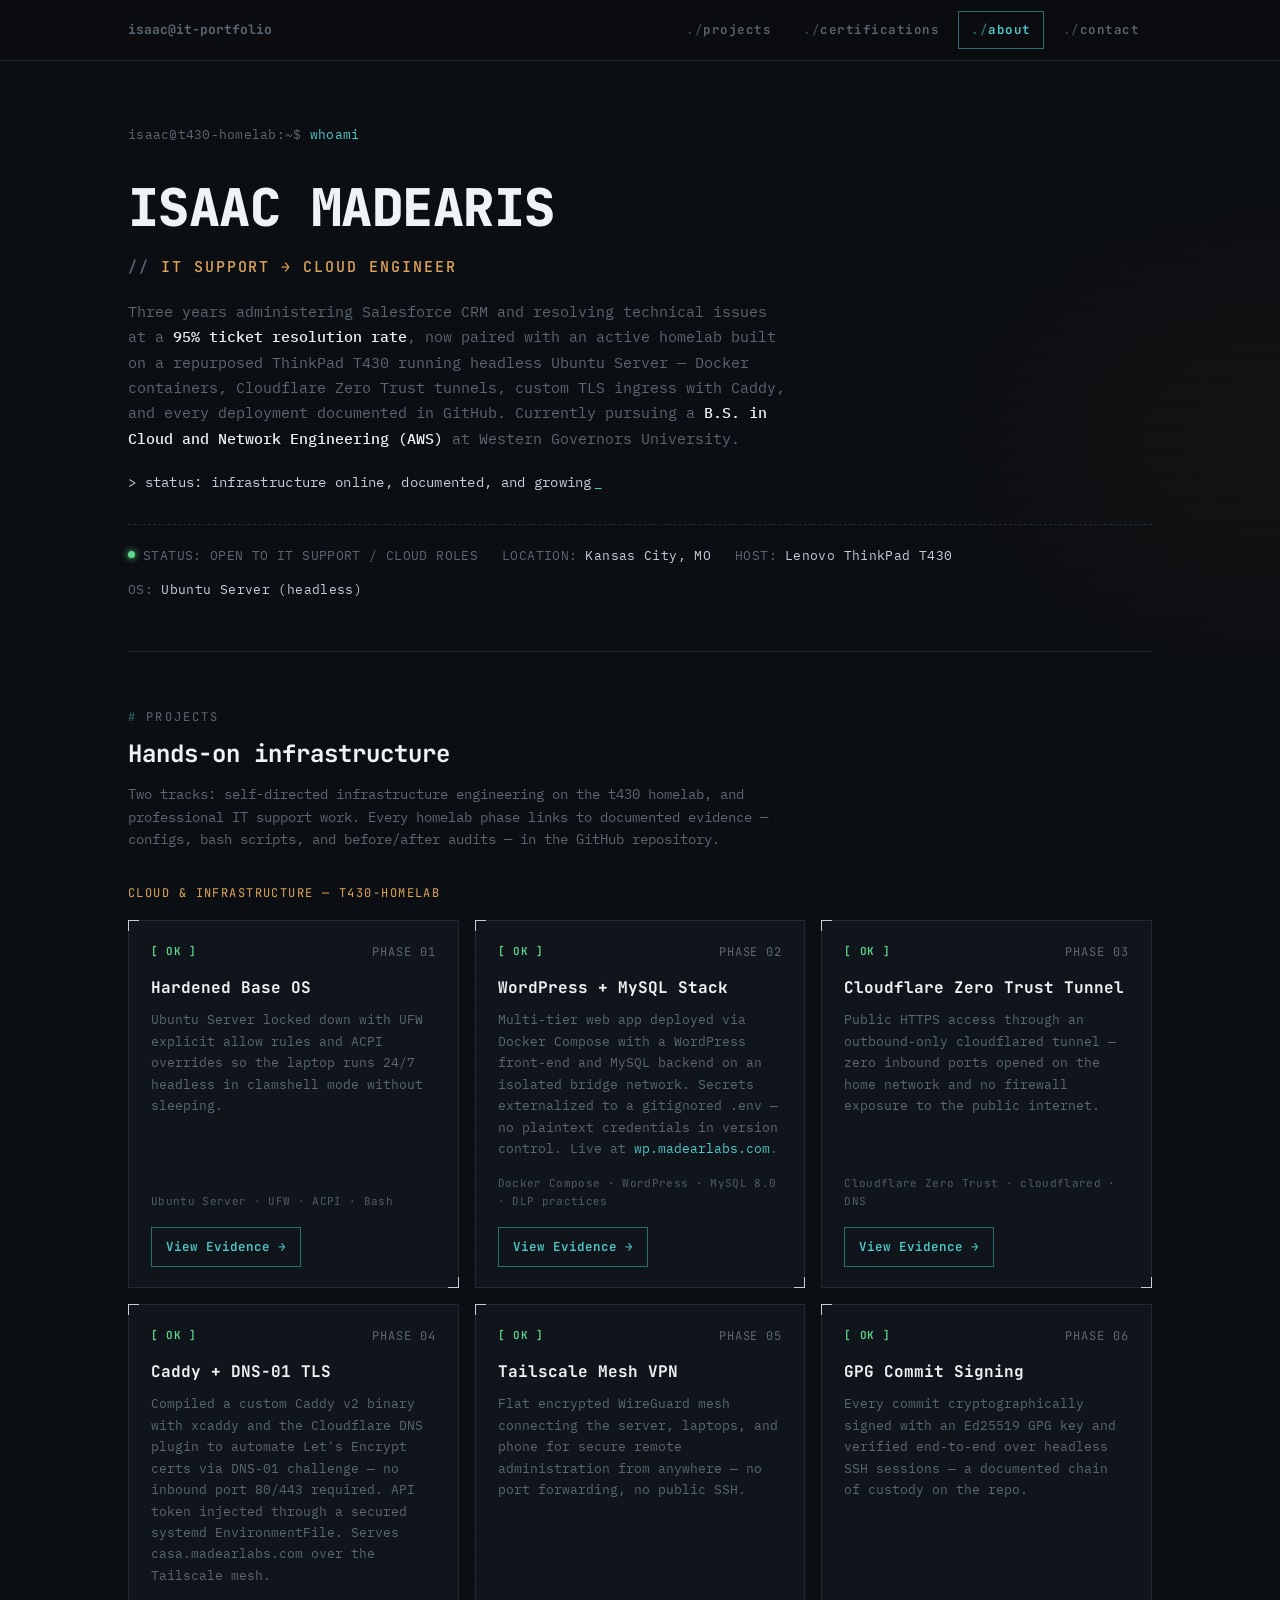
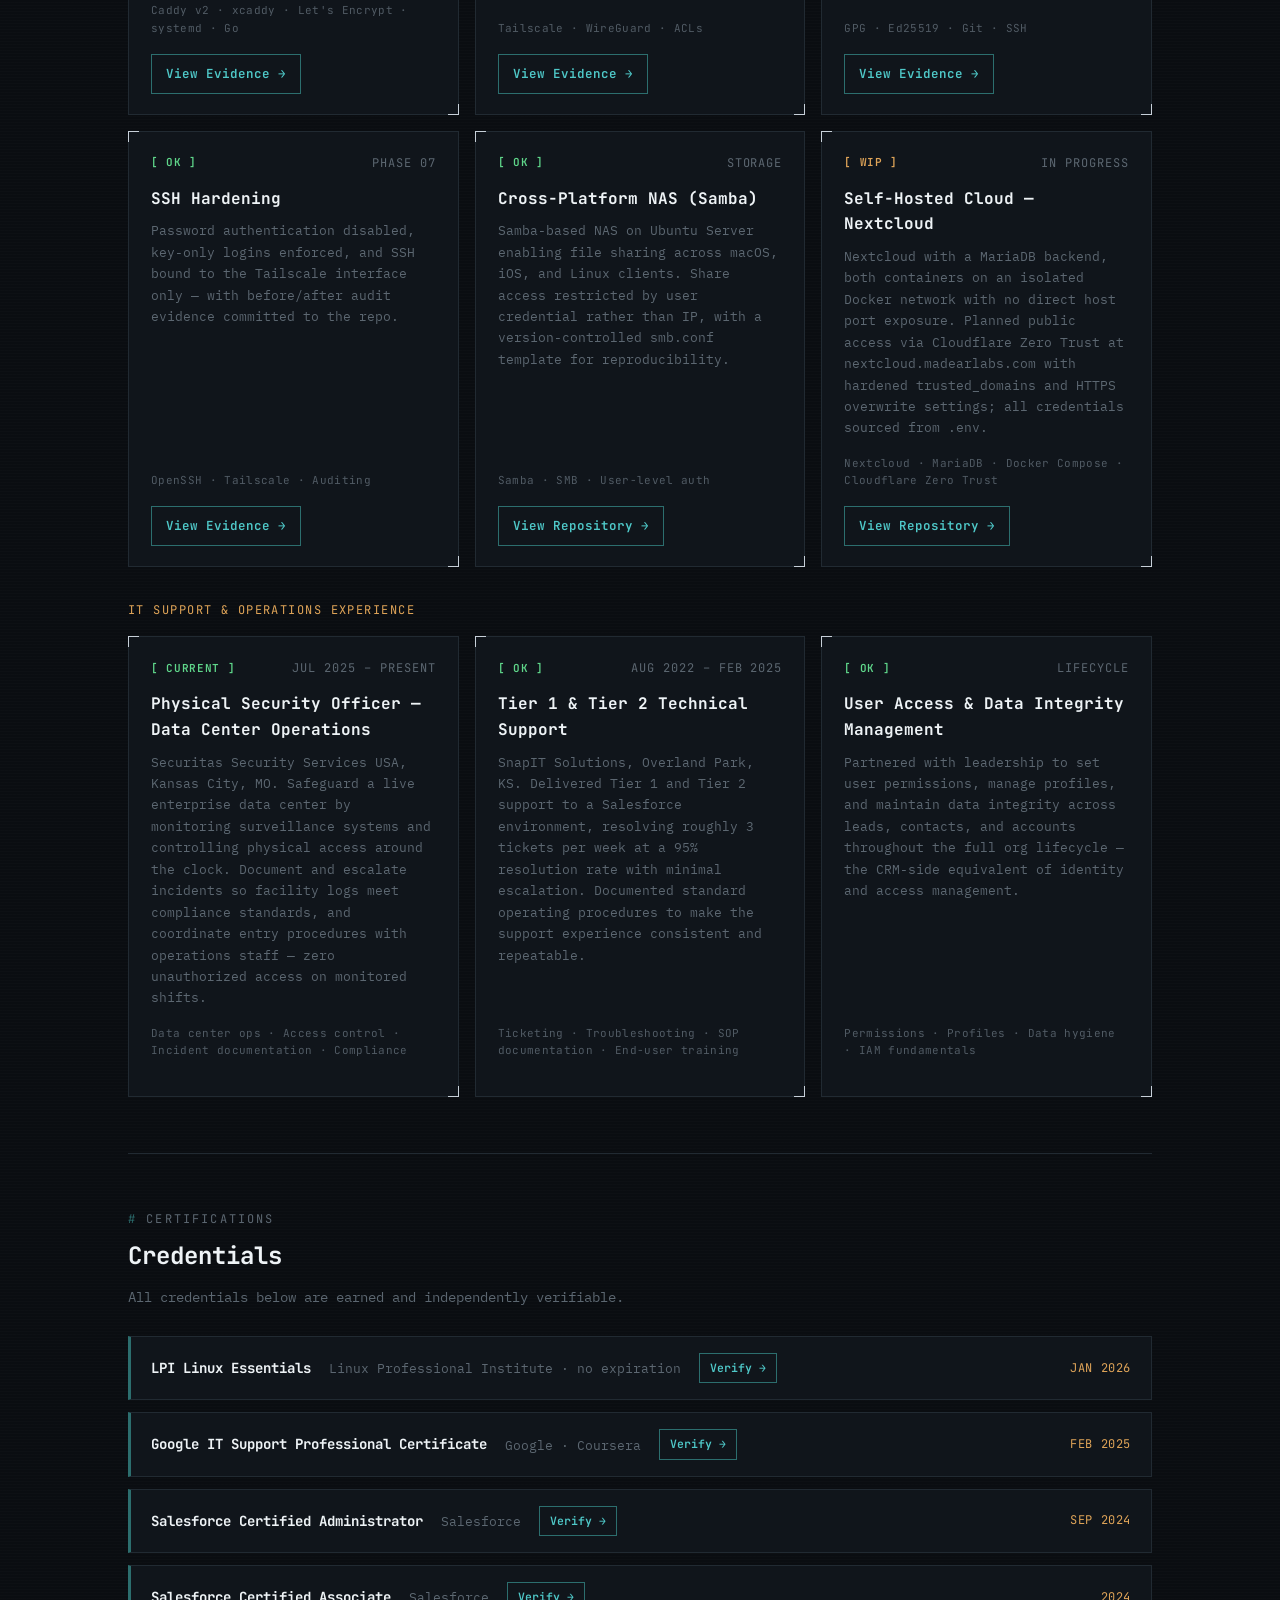
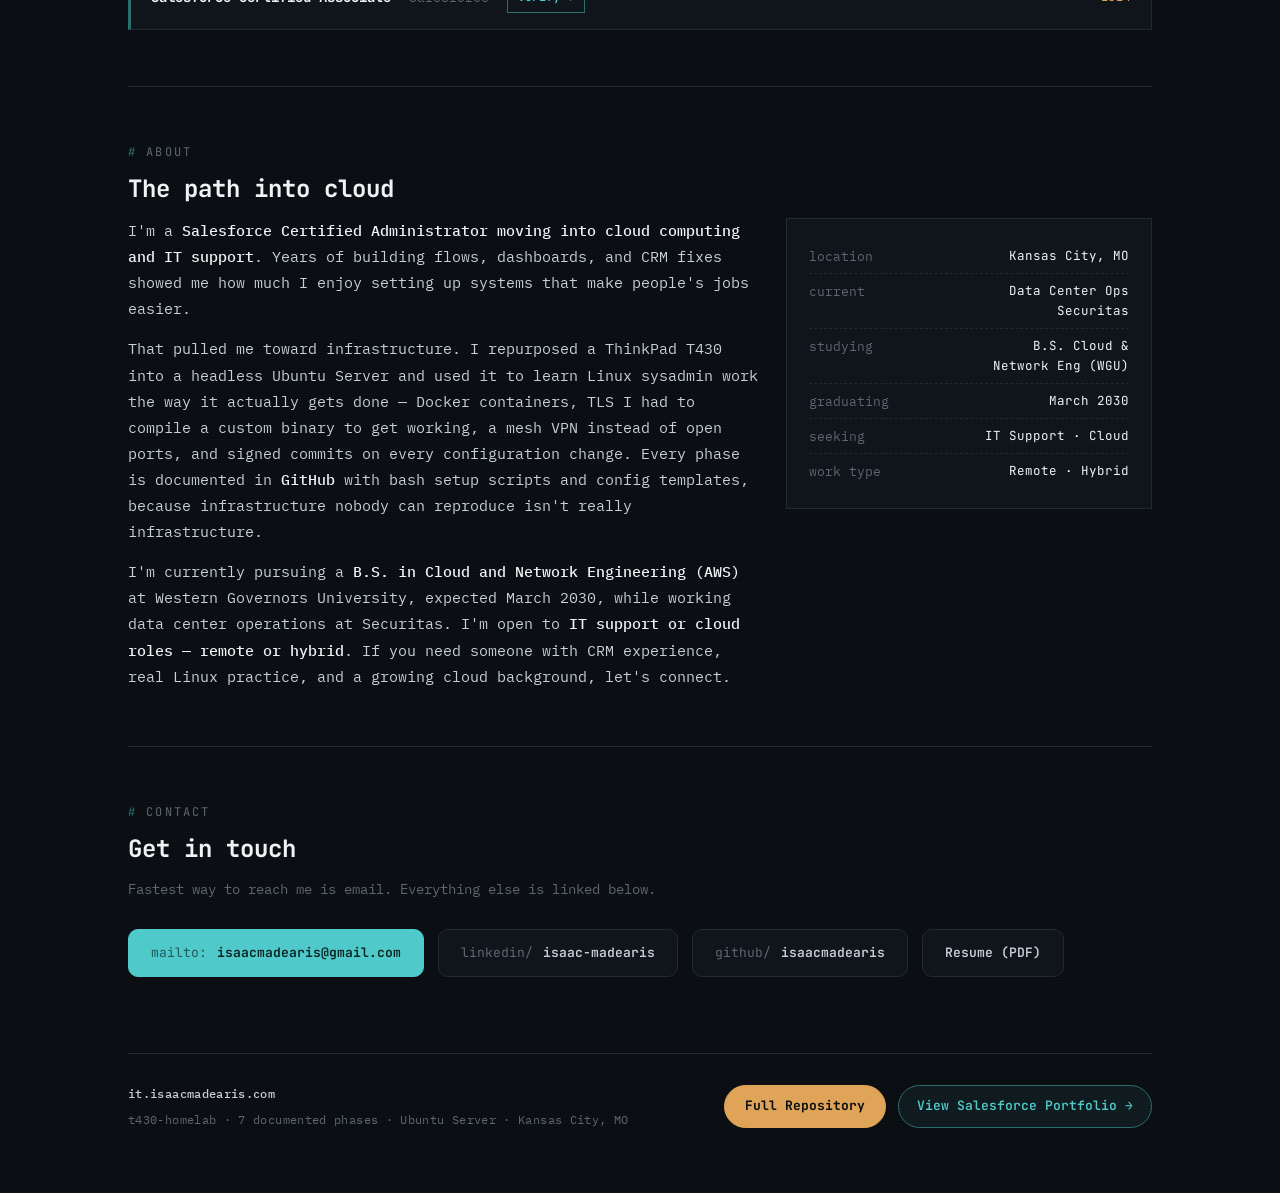
<file: index.html>
<!DOCTYPE html>
<html lang="en">
<head>
<meta charset="UTF-8">
<meta name="viewport" content="width=device-width, initial-scale=1.0">
<title>Isaac Madearis — IT Support → Cloud Engineer</title>
<meta name="description" content="Isaac Madearis — IT Support Specialist and Cloud &amp; Network Engineering student. Documented ThinkPad T430 homelab: Docker, Cloudflare Zero Trust, Caddy TLS, Tailscale.">
<link rel="canonical" href="https://it.isaacmadearis.com/">
<link rel="icon" type="image/svg+xml" href="/favicon.svg">
<meta property="og:type" content="website">
<meta property="og:url" content="https://it.isaacmadearis.com/">
<meta property="og:site_name" content="it.isaacmadearis.com">
<meta property="og:title" content="Isaac Madearis — IT Support → Cloud Engineer">
<meta property="og:description" content="Documented ThinkPad T430 homelab: Docker, Cloudflare Zero Trust, Caddy TLS, Tailscale. Every deployment backed by verifiable evidence on GitHub.">
<meta property="og:image" content="https://it.isaacmadearis.com/og-image.png">
<meta property="og:image:width" content="1200">
<meta property="og:image:height" content="630">
<meta name="twitter:card" content="summary_large_image">
<meta name="twitter:title" content="Isaac Madearis — IT Support → Cloud Engineer">
<meta name="twitter:description" content="Documented ThinkPad T430 homelab: Docker, Cloudflare Zero Trust, Caddy TLS, Tailscale. Every deployment backed by verifiable evidence on GitHub.">
<meta name="twitter:image" content="https://it.isaacmadearis.com/og-image.png">
<script type="application/ld+json">
{
  "@context": "https://schema.org",
  "@type": "Person",
  "name": "Isaac Madearis",
  "url": "https://it.isaacmadearis.com/",
  "jobTitle": "IT Support Specialist",
  "address": { "@type": "PostalAddress", "addressLocality": "Kansas City", "addressRegion": "MO", "addressCountry": "US" },
  "alumniOf": { "@type": "CollegeOrUniversity", "name": "Western Governors University" },
  "sameAs": [
    "https://www.linkedin.com/in/isaac-madearis/",
    "https://github.com/isaacmadearis",
    "https://www.salesforce.com/trailblazer/imadearis",
    "https://salesforce.isaacmadearis.com/"
  ]
}
</script>
<link rel="preconnect" href="https://fonts.googleapis.com">
<link rel="preconnect" href="https://fonts.gstatic.com" crossorigin>
<link href="https://fonts.googleapis.com/css2?family=JetBrains+Mono:wght@400;500;600;700;800&family=IBM+Plex+Mono:wght@400;500&display=swap" rel="stylesheet">
<link rel="stylesheet" href="style.css">
</head>
<body>

  <nav class="topnav">
    <div class="wrap">
      <a class="nav-brand" href="#">isaac@it-portfolio</a>
      <button class="nav-toggle" id="navToggle" aria-label="Toggle navigation menu" aria-expanded="false" aria-controls="navLinks">
        <span></span><span></span><span></span>
      </button>
      <ul class="nav-links" id="navLinks">
        <li><a href="#projects">projects</a></li>
        <li><a href="#certifications">certifications</a></li>
        <li><a href="#about">about</a></li>
        <li><a href="#contact">contact</a></li>
      </ul>
    </div>
  </nav>

  <div class="wrap">

    <header class="hero">
      <div class="prompt-line">isaac@t430-homelab:~$ <span class="cmd">whoami</span></div>
      <h1>ISAAC MADEARIS</h1>
      <div class="role">IT Support → Cloud Engineer</div>
      <p class="lede">
        Three years administering Salesforce CRM and resolving technical issues at a
        <strong>95% ticket resolution rate</strong>, now paired with an active homelab
        built on a repurposed ThinkPad T430 running headless Ubuntu Server — Docker
        containers, Cloudflare Zero Trust tunnels, custom TLS ingress with Caddy, and
        every deployment documented in GitHub. Currently pursuing a
        <strong>B.S. in Cloud and Network Engineering (AWS)</strong> at Western Governors University.
      </p>
      <div class="prompt-line output">&gt; status: infrastructure online, documented, and growing<span class="cursor">_</span></div>

      <div class="status-bar">
        <span class="status-item"><span class="led"></span> STATUS: OPEN TO IT SUPPORT / CLOUD ROLES</span>
        <span class="status-item">LOCATION: <span class="val">Kansas City, MO</span></span>
        <span class="status-item">HOST: <span class="val">Lenovo ThinkPad T430</span></span>
        <span class="status-item">OS: <span class="val">Ubuntu Server (headless)</span></span>
      </div>
    </header>

    <!-- ============ PROJECTS ============ -->
    <section id="projects">
      <div class="section-label">projects</div>
      <div class="section-title">Hands-on infrastructure</div>
      <p class="section-intro">
        Two tracks: self-directed infrastructure engineering on the t430 homelab, and
        professional IT support work. Every homelab phase links to documented evidence —
        configs, bash scripts, and before/after audits — in the GitHub repository.
      </p>

      <div class="subgroup-label">Cloud &amp; Infrastructure — t430-homelab</div>
      <div class="grid">

        <div class="card">
          <div class="card-head"><span class="ok-tag">[ OK ]</span><span class="phase-num">PHASE 01</span></div>
          <h3>Hardened Base OS</h3>
          <p>Ubuntu Server locked down with UFW explicit allow rules and ACPI overrides so the laptop runs 24/7 headless in clamshell mode without sleeping.</p>
          <div class="stack">Ubuntu Server · UFW · ACPI · Bash</div>
          <a class="evidence-btn" href="https://github.com/isaacmadearis/t430-homelab/tree/main/docs/portfolio/01-hardened-base-os" target="_blank" rel="noopener noreferrer">View Evidence <span class="arrow">→</span></a>
        </div>

        <div class="card">
          <div class="card-head"><span class="ok-tag">[ OK ]</span><span class="phase-num">PHASE 02</span></div>
          <h3>WordPress + MySQL Stack</h3>
          <p>Multi-tier web app deployed via Docker Compose with a WordPress front-end and MySQL backend on an isolated bridge network. Secrets externalized to a gitignored .env — no plaintext credentials in version control. Live at <a href="https://wp.madearlabs.com" target="_blank" rel="noopener noreferrer">wp.madearlabs.com</a>.</p>
          <div class="stack">Docker Compose · WordPress · MySQL 8.0 · DLP practices</div>
          <a class="evidence-btn" href="https://github.com/isaacmadearis/t430-homelab/tree/main/docs/portfolio/02-wordpress-mysql" target="_blank" rel="noopener noreferrer">View Evidence <span class="arrow">→</span></a>
        </div>

        <div class="card">
          <div class="card-head"><span class="ok-tag">[ OK ]</span><span class="phase-num">PHASE 03</span></div>
          <h3>Cloudflare Zero Trust Tunnel</h3>
          <p>Public HTTPS access through an outbound-only cloudflared tunnel — zero inbound ports opened on the home network and no firewall exposure to the public internet.</p>
          <div class="stack">Cloudflare Zero Trust · cloudflared · DNS</div>
          <a class="evidence-btn" href="https://github.com/isaacmadearis/t430-homelab/tree/main/docs/portfolio/03-cloudflare-tunnel" target="_blank" rel="noopener noreferrer">View Evidence <span class="arrow">→</span></a>
        </div>

        <div class="card">
          <div class="card-head"><span class="ok-tag">[ OK ]</span><span class="phase-num">PHASE 04</span></div>
          <h3>Caddy + DNS-01 TLS</h3>
          <p>Compiled a custom Caddy v2 binary with xcaddy and the Cloudflare DNS plugin to automate Let's Encrypt certs via DNS-01 challenge — no inbound port 80/443 required. API token injected through a secured systemd EnvironmentFile. Serves casa.madearlabs.com over the Tailscale mesh.</p>
          <div class="stack">Caddy v2 · xcaddy · Let's Encrypt · systemd · Go</div>
          <a class="evidence-btn" href="https://github.com/isaacmadearis/t430-homelab/tree/main/docs/portfolio/04-caddy-dns01-tls" target="_blank" rel="noopener noreferrer">View Evidence <span class="arrow">→</span></a>
        </div>

        <div class="card">
          <div class="card-head"><span class="ok-tag">[ OK ]</span><span class="phase-num">PHASE 05</span></div>
          <h3>Tailscale Mesh VPN</h3>
          <p>Flat encrypted WireGuard mesh connecting the server, laptops, and phone for secure remote administration from anywhere — no port forwarding, no public SSH.</p>
          <div class="stack">Tailscale · WireGuard · ACLs</div>
          <a class="evidence-btn" href="https://github.com/isaacmadearis/t430-homelab/tree/main/docs/portfolio/05-tailscale-mesh" target="_blank" rel="noopener noreferrer">View Evidence <span class="arrow">→</span></a>
        </div>

        <div class="card">
          <div class="card-head"><span class="ok-tag">[ OK ]</span><span class="phase-num">PHASE 06</span></div>
          <h3>GPG Commit Signing</h3>
          <p>Every commit cryptographically signed with an Ed25519 GPG key and verified end-to-end over headless SSH sessions — a documented chain of custody on the repo.</p>
          <div class="stack">GPG · Ed25519 · Git · SSH</div>
          <a class="evidence-btn" href="https://github.com/isaacmadearis/t430-homelab/tree/main/docs/portfolio/06-gpg-signing" target="_blank" rel="noopener noreferrer">View Evidence <span class="arrow">→</span></a>
        </div>

        <div class="card">
          <div class="card-head"><span class="ok-tag">[ OK ]</span><span class="phase-num">PHASE 07</span></div>
          <h3>SSH Hardening</h3>
          <p>Password authentication disabled, key-only logins enforced, and SSH bound to the Tailscale interface only — with before/after audit evidence committed to the repo.</p>
          <div class="stack">OpenSSH · Tailscale · Auditing</div>
          <a class="evidence-btn" href="https://github.com/isaacmadearis/t430-homelab/tree/main/docs/portfolio/07-ssh-hardening" target="_blank" rel="noopener noreferrer">View Evidence <span class="arrow">→</span></a>
        </div>

        <div class="card">
          <div class="card-head"><span class="ok-tag">[ OK ]</span><span class="phase-num">STORAGE</span></div>
          <h3>Cross-Platform NAS (Samba)</h3>
          <p>Samba-based NAS on Ubuntu Server enabling file sharing across macOS, iOS, and Linux clients. Share access restricted by user credential rather than IP, with a version-controlled smb.conf template for reproducibility.</p>
          <div class="stack">Samba · SMB · User-level auth</div>
          <a class="evidence-btn" href="https://github.com/isaacmadearis/t430-homelab" target="_blank" rel="noopener noreferrer">View Repository <span class="arrow">→</span></a>
        </div>

        <div class="card">
          <div class="card-head"><span class="wip-tag">[ WIP ]</span><span class="phase-num">IN PROGRESS</span></div>
          <h3>Self-Hosted Cloud — Nextcloud</h3>
          <p>Nextcloud with a MariaDB backend, both containers on an isolated Docker network with no direct host port exposure. Planned public access via Cloudflare Zero Trust at nextcloud.madearlabs.com with hardened trusted_domains and HTTPS overwrite settings; all credentials sourced from .env.</p>
          <div class="stack">Nextcloud · MariaDB · Docker Compose · Cloudflare Zero Trust</div>
          <a class="evidence-btn" href="https://github.com/isaacmadearis/t430-homelab" target="_blank" rel="noopener noreferrer">View Repository <span class="arrow">→</span></a>
        </div>

      </div>

      <div class="subgroup-label">IT Support &amp; Operations Experience</div>
      <div class="grid">

        <div class="card">
          <div class="card-head"><span class="ok-tag">[ CURRENT ]</span><span class="phase-num">JUL 2025 – PRESENT</span></div>
          <h3>Physical Security Officer — Data Center Operations</h3>
          <p>Securitas Security Services USA, Kansas City, MO. Safeguard a live enterprise data center by monitoring surveillance systems and controlling physical access around the clock. Document and escalate incidents so facility logs meet compliance standards, and coordinate entry procedures with operations staff — zero unauthorized access on monitored shifts.</p>
          <div class="stack">Data center ops · Access control · Incident documentation · Compliance</div>
        </div>

        <div class="card">
          <div class="card-head"><span class="ok-tag">[ OK ]</span><span class="phase-num">AUG 2022 – FEB 2025</span></div>
          <h3>Tier 1 &amp; Tier 2 Technical Support</h3>
          <p>SnapIT Solutions, Overland Park, KS. Delivered Tier 1 and Tier 2 support to a Salesforce environment, resolving roughly 3 tickets per week at a 95% resolution rate with minimal escalation. Documented standard operating procedures to make the support experience consistent and repeatable.</p>
          <div class="stack">Ticketing · Troubleshooting · SOP documentation · End-user training</div>
        </div>

        <div class="card">
          <div class="card-head"><span class="ok-tag">[ OK ]</span><span class="phase-num">LIFECYCLE</span></div>
          <h3>User Access &amp; Data Integrity Management</h3>
          <p>Partnered with leadership to set user permissions, manage profiles, and maintain data integrity across leads, contacts, and accounts throughout the full org lifecycle — the CRM-side equivalent of identity and access management.</p>
          <div class="stack">Permissions · Profiles · Data hygiene · IAM fundamentals</div>
        </div>

      </div>
    </section>

    <!-- ============ CERTIFICATIONS ============ -->
    <section id="certifications">
      <div class="section-label">certifications</div>
      <div class="section-title">Credentials</div>
      <p class="section-intro">All credentials below are earned and independently verifiable.</p>

      <div class="cert-list">

        <div class="cert">
          <span class="cert-name">LPI Linux Essentials</span>
          <span class="cert-issuer">Linux Professional Institute · no expiration</span>
          <a class="verify-link" href="https://cs.lpi.org/caf/Xamman/certification/verify/LPI000679777/8hfeycfhcq" target="_blank" rel="noopener noreferrer">Verify →</a>
          <span class="cert-date">JAN 2026</span>
        </div>

        <div class="cert">
          <span class="cert-name">Google IT Support Professional Certificate</span>
          <span class="cert-issuer">Google · Coursera</span>
          <a class="verify-link" href="https://coursera.org/share/01f7da1d4bd0c5d32ac0618a09674ccf" target="_blank" rel="noopener noreferrer">Verify →</a>
          <span class="cert-date">FEB 2025</span>
        </div>

        <div class="cert">
          <span class="cert-name">Salesforce Certified Administrator</span>
          <span class="cert-issuer">Salesforce</span>
          <a class="verify-link" href="https://www.salesforce.com/trailblazer/imadearis" target="_blank" rel="noopener noreferrer">Verify →</a>
          <span class="cert-date">SEP 2024</span>
        </div>

        <div class="cert">
          <span class="cert-name">Salesforce Certified Associate</span>
          <span class="cert-issuer">Salesforce</span>
          <a class="verify-link" href="https://www.salesforce.com/trailblazer/imadearis" target="_blank" rel="noopener noreferrer">Verify →</a>
          <span class="cert-date">2024</span>
        </div>

      </div>
    </section>

    <!-- ============ ABOUT ============ -->
    <section id="about">
      <div class="section-label">about</div>
      <div class="section-title">The path into cloud</div>
      <div class="about">
        <div class="about-text">
          <p>
            I'm a <strong>Salesforce Certified Administrator moving into cloud computing and IT support</strong>.
            Years of building flows, dashboards, and CRM fixes showed me how much I enjoy setting up
            systems that make people's jobs easier.
          </p>
          <p>
            That pulled me toward infrastructure. I repurposed a ThinkPad T430 into a headless Ubuntu
            Server and used it to learn Linux sysadmin work the way it actually gets done — Docker
            containers, TLS I had to compile a custom binary to get working, a mesh VPN instead of open
            ports, and signed commits on every configuration change. Every phase is documented in
            <strong>GitHub</strong> with bash setup scripts and config templates, because infrastructure
            nobody can reproduce isn't really infrastructure.
          </p>
          <p>
            I'm currently pursuing a <strong>B.S. in Cloud and Network Engineering (AWS)</strong> at
            Western Governors University, expected March 2030, while working data center operations at
            Securitas. I'm open to <strong>IT support or cloud roles — remote or hybrid</strong>. If you
            need someone with CRM experience, real Linux practice, and a growing cloud background,
            let's connect.
          </p>
        </div>
        <div class="about-facts">
          <div><span>location</span><span>Kansas City, MO</span></div>
          <div><span>current</span><span>Data Center Ops<br>Securitas</span></div>
          <div><span>studying</span><span>B.S. Cloud &amp;<br>Network Eng (WGU)</span></div>
          <div><span>graduating</span><span>March 2030</span></div>
          <div><span>seeking</span><span>IT Support · Cloud</span></div>
          <div><span>work type</span><span>Remote · Hybrid</span></div>
        </div>
      </div>
    </section>

    <!-- ============ CONTACT ============ -->
    <section id="contact">
      <div class="section-label">contact</div>
      <div class="section-title">Get in touch</div>
      <p class="section-intro">Fastest way to reach me is email. Everything else is linked below.</p>
      <div class="contact-grid">
        <a class="contact-btn primary" id="emailBtn" href="#"><span class="proto">mailto:</span><span id="emailText">…</span></a>
        <a class="contact-btn" href="https://www.linkedin.com/in/isaac-madearis/" target="_blank" rel="noopener noreferrer"><span class="proto">linkedin/</span>isaac-madearis</a>
        <a class="contact-btn" href="https://github.com/isaacmadearis" target="_blank" rel="noopener noreferrer"><span class="proto">github/</span>isaacmadearis</a>
        <!-- CUSTOMIZE: replace href with a link to your hosted resume PDF -->
        <a class="contact-btn" href="https://resume.isaacmadearis.com" target="_blank" rel="noopener noreferrer">Resume (PDF)</a>
      </div>
    </section>

    <footer>
      <div class="footer-left">
        <div class="footer-line"><strong>it.isaacmadearis.com</strong></div>
        <div class="footer-line">t430-homelab · 7 documented phases · Ubuntu Server · Kansas City, MO</div>
      </div>
      <div class="footer-btns">
        <a class="repo-btn" href="https://github.com/isaacmadearis/t430-homelab" target="_blank" rel="noopener noreferrer">Full Repository</a>
        <a class="cross-link" href="https://salesforce.isaacmadearis.com">View Salesforce Portfolio →</a>
      </div>
    </footer>

  </div>

<script>
(function() {
  /* ---- Email obfuscation: assembled at runtime, never in the HTML source ---- */
  var btn  = document.getElementById('emailBtn');
  var text = document.getElementById('emailText');
  if (btn && text) {
    var user = ['isaac', 'madearis'].join('');
    var dom  = ['gmail', 'com'].join('.');
    var addr = user + '\u0040' + dom;
    text.textContent = addr;
    btn.addEventListener('click', function(e) {
      e.preventDefault();
      window.location.href = 'mai' + 'lto:' + addr;
    });
  }

  /* ---- Mobile nav toggle ---- */
  var navToggle = document.getElementById('navToggle');
  var navLinksEl = document.getElementById('navLinks');
  if (navToggle && navLinksEl) {
    var closeMenu = function() {
      navLinksEl.classList.remove('open');
      navToggle.classList.remove('active');
      navToggle.setAttribute('aria-expanded', 'false');
    };
    navToggle.addEventListener('click', function() {
      var isOpen = navLinksEl.classList.toggle('open');
      navToggle.classList.toggle('active', isOpen);
      navToggle.setAttribute('aria-expanded', isOpen ? 'true' : 'false');
    });
    navLinksEl.querySelectorAll('a').forEach(function(link) {
      link.addEventListener('click', closeMenu);
    });
    document.addEventListener('click', function(e) {
      if (navLinksEl.classList.contains('open') && !e.target.closest('nav.topnav')) closeMenu();
    });
    document.addEventListener('keydown', function(e) {
      if (e.key === 'Escape' && navLinksEl.classList.contains('open')) closeMenu();
    });
  }

  /* ---- Active nav link on scroll ---- */
  var links = document.querySelectorAll('.nav-links a');
  var sections = document.querySelectorAll('section[id]');
  if (links.length && sections.length && 'IntersectionObserver' in window) {
    var obs = new IntersectionObserver(function(entries) {
      entries.forEach(function(entry) {
        if (entry.isIntersecting) {
          links.forEach(function(l) {
            l.classList.toggle('active', l.getAttribute('href') === '#' + entry.target.id);
          });
        }
      });
    }, { rootMargin: '-30% 0px -60% 0px' });
    sections.forEach(function(s) { obs.observe(s); });
  }
})();
</script>

</body>
</html>
</file>
<file: style.css>
:root{
    --bg: #0a0d11;
    --panel: #10151b;
    --panel-hover: #141b22;
    --border: #212a32;
    --border-bright: #3a4650;
    --text: #c7d0d9;
    --text-dim: #5c6771;
    --text-bright: #eef3f6;
    --accent: #4fc9c9;
    --accent-dim: #2c6e6e;
    --amber: #dfa458;
    --led: #5fd68a;
    --font-display: 'JetBrains Mono', monospace;
    --font-body: 'IBM Plex Mono', monospace;
    --nav-h: 60px;
  }

  *{ margin:0; padding:0; box-sizing:border-box; }
  html{ scroll-behavior:smooth; }

  body{
    background:
      radial-gradient(ellipse 900px 500px at 15% -10%, rgba(79,201,201,0.06), transparent 60%),
      radial-gradient(ellipse 700px 500px at 100% 10%, rgba(223,164,88,0.04), transparent 55%),
      repeating-linear-gradient(0deg, rgba(255,255,255,0.012) 0px, rgba(255,255,255,0.012) 1px, transparent 1px, transparent 3px),
      var(--bg);
    color: var(--text);
    font-family: var(--font-body);
    line-height: 1.6;
    -webkit-font-smoothing: antialiased;
    min-height: 100vh;
  }

  a{ color: inherit; text-decoration:none; }
  ::selection{ background: var(--accent-dim); color: var(--text-bright); }

  .wrap{ max-width: 1080px; margin: 0 auto; padding: 0 28px; }

  /* ---------- NAV (flexbox, sticky) ---------- */
  nav.topnav{
    position: sticky; top: 0; z-index: 100;
    background: rgba(10,13,17,0.90);
    -webkit-backdrop-filter: blur(8px);
    backdrop-filter: blur(8px);
    border-bottom: 1px solid var(--border);
  }
  nav.topnav .wrap{
    display:flex; align-items:center; justify-content:space-between; gap:20px;
    height: var(--nav-h);
  }
  .nav-brand{
    font-family: var(--font-display); font-size:13px; font-weight:700;
    color: var(--text-dim); white-space:nowrap;
    transition: color .2s ease;
  }
  .nav-brand:hover{ color: var(--text-bright); }
  .nav-links{ display:flex; gap:6px; list-style:none; flex-wrap:wrap; }
  .nav-links a{
    display:block; font-family: var(--font-display);
    font-size:12.5px; font-weight:600; letter-spacing:0.04em;
    color: var(--text-dim); padding:8px 12px;
    border:1px solid transparent; transition: color .2s ease, border-color .2s ease;
  }
  .nav-links a::before{ content:"./"; color: var(--border-bright); }
  .nav-links a:hover{ color: var(--text-bright); }
  .nav-links a.active{ color: var(--accent); border-color: var(--accent-dim); }
  .nav-links a.active::before{ color: var(--accent-dim); }

  .nav-toggle{
    display:none; flex-direction:column; justify-content:center; align-items:center;
    gap:5px; width:36px; height:36px; padding:0; background:transparent; border:1px solid var(--border);
    cursor:pointer; flex-shrink:0;
  }
  .nav-toggle span{
    display:block; width:18px; height:2px; background: var(--text);
    transition: transform .2s ease, opacity .2s ease;
  }
  .nav-toggle.active span:nth-child(1){ transform: translateY(7px) rotate(45deg); }
  .nav-toggle.active span:nth-child(2){ opacity:0; }
  .nav-toggle.active span:nth-child(3){ transform: translateY(-7px) rotate(-45deg); }

  /* ---------- HERO ---------- */
  .hero{ padding: 64px 0 52px; border-bottom:1px solid var(--border); }
  .prompt-line{ font-size:13px; color: var(--text-dim); letter-spacing:0.02em; }
  .prompt-line .cmd{ color: var(--accent); }
  .prompt-line.output{ color: var(--text); font-size:14px; margin-top:20px; }
  .cursor{ display:inline-block; color: var(--accent); margin-left:2px; animation: blink 1s step-end infinite; }

  h1{
    font-family: var(--font-display); font-weight:800;
    font-size: clamp(30px, 5.2vw, 52px); letter-spacing:-0.01em;
    color: var(--text-bright); margin: 20px 0 6px;
  }
  .role{
    font-family: var(--font-display); font-weight:500; font-size:15px;
    letter-spacing:0.13em; text-transform:uppercase; color: var(--amber);
  }
  .role::before{ content:"// "; color: var(--text-dim); }
  .lede{
    margin-top:20px; font-size:14.5px; color: var(--text-dim);
    max-width: 660px; line-height:1.75;
  }
  .lede strong{ color: var(--text-bright); font-weight:500; }

  .status-bar{
    display:flex; flex-wrap:wrap; gap: 14px 24px;
    margin-top:30px; padding-top:20px; border-top:1px dashed var(--border);
    font-size:12.5px; color: var(--text-dim); letter-spacing:0.03em;
  }
  .status-item{ display:flex; align-items:center; gap:8px; white-space:nowrap; }
  .led{
    width:7px; height:7px; border-radius:50%; background: var(--led);
    box-shadow: 0 0 6px 1px rgba(95,214,138,0.7);
    animation: pulse 2.4s ease-in-out infinite; flex-shrink:0;
  }
  .val{ color: var(--text); }

  /* ---------- SECTIONS ---------- */
  section{ padding: 56px 0; border-bottom:1px solid var(--border); scroll-margin-top: calc(var(--nav-h) + 12px); }
  section:last-of-type{ border-bottom:none; }

  .section-label{
    font-family: var(--font-display); font-size:12px; letter-spacing:0.18em;
    text-transform:uppercase; color: var(--text-dim); margin-bottom:8px;
  }
  .section-label::before{ content:"# "; color: var(--accent-dim); }
  .section-title{
    font-family: var(--font-display); font-size:24px; font-weight:700;
    color: var(--text-bright); margin-bottom:10px;
  }
  .section-intro{ font-size:14px; color: var(--text-dim); max-width:640px; margin-bottom:28px; }
  .subgroup-label{
    font-family: var(--font-display); font-size:12px; letter-spacing:0.12em;
    text-transform:uppercase; color: var(--amber); margin: 34px 0 16px;
  }
  .subgroup-label:first-of-type{ margin-top:0; }

  /* ---------- CARD GRID (css grid) ---------- */
  .grid{
    display:grid; grid-template-columns: repeat(auto-fit, minmax(290px, 1fr)); gap:16px;
  }
  .card{
    position:relative; background: var(--panel); border:1px solid var(--border);
    padding: 22px 22px 20px; display:flex; flex-direction:column;
    transition: border-color .25s ease, background .25s ease, transform .25s ease;
  }
  .card:hover{ border-color: var(--border-bright); background: var(--panel-hover); transform: translateY(-2px); }
  .card::before, .card::after{
    content:""; position:absolute; width:10px; height:10px;
    border-color: var(--border-bright); transition: border-color .25s ease;
  }
  .card::before{ top:-1px; left:-1px; border-top:1px solid; border-left:1px solid; }
  .card::after{ bottom:-1px; right:-1px; border-bottom:1px solid; border-right:1px solid; }
  .card:hover::before, .card:hover::after{ border-color: var(--accent); }

  .card-head{ display:flex; align-items:center; justify-content:space-between; margin-bottom:13px; gap:12px; }
  .ok-tag{ font-family: var(--font-display); font-size:11px; font-weight:600; letter-spacing:0.06em; color: var(--led); }
  .wip-tag{ font-family: var(--font-display); font-size:11px; font-weight:600; letter-spacing:0.06em; color: var(--amber); }
  .phase-num{ font-family: var(--font-display); font-size:12px; color: var(--text-dim); letter-spacing:0.08em; }
  .card h3{ font-family: var(--font-display); font-size:16px; font-weight:700; color: var(--text-bright); margin-bottom:9px; }
  .card p{ font-size:13px; color: var(--text-dim); line-height:1.65; margin-bottom:16px; flex:1; }
  .card p a{ color: var(--accent); }
  .card p a:hover{ text-decoration:underline; }
  .stack{
    font-family: var(--font-display); font-size:11px; color: var(--text-dim);
    letter-spacing:0.03em; margin-bottom:16px; opacity:.85;
  }
  .evidence-btn{
    align-self:flex-start; display:inline-flex; align-items:center; gap:8px;
    font-family: var(--font-display); font-size:12.5px; font-weight:600;
    color: var(--accent); border:1px solid var(--accent-dim); padding:9px 14px;
    transition: background .2s ease, color .2s ease, border-color .2s ease;
  }
  .evidence-btn:hover{ background: var(--accent); color:#08201f; border-color: var(--accent); }
  .evidence-btn .arrow{ transition: transform .2s ease; }
  .evidence-btn:hover .arrow{ transform: translateX(3px); }

  /* ---------- CERTIFICATIONS ---------- */
  .cert-list{ display:flex; flex-direction:column; gap:12px; }
  .cert{
    display:flex; flex-wrap:wrap; align-items:center; gap:10px 18px;
    background: var(--panel); border:1px solid var(--border);
    border-left:3px solid var(--accent-dim); padding:16px 20px;
    transition: background .25s ease, border-left-color .25s ease;
  }
  .cert:hover{ background: var(--panel-hover); border-left-color: var(--accent); }
  .cert-name{ font-family: var(--font-display); font-size:14px; font-weight:700; color: var(--text-bright); }
  .cert-issuer{ font-size:12.5px; color: var(--text-dim); }
  .cert-date{ font-family: var(--font-display); font-size:12px; color: var(--amber); letter-spacing:0.05em; white-space:nowrap; margin-left:auto; }
  .verify-link{
    font-family: var(--font-display); font-size:11.5px; font-weight:600;
    color: var(--accent); border:1px solid var(--accent-dim); padding:5px 10px;
    transition: background .2s ease, color .2s ease;
  }
  .verify-link:hover{ background: var(--accent); color:#08201f; }

  /* ---------- ABOUT ---------- */
  .about{ display:flex; flex-wrap:wrap; gap:26px; }
  .about-text{ flex:2 1 400px; font-size:14.5px; color: var(--text); line-height:1.8; }
  .about-text p + p{ margin-top:14px; }
  .about-text strong{ color: var(--text-bright); font-weight:500; }
  .about-facts{
    flex:1 1 250px; background: var(--panel); border:1px solid var(--border);
    padding:20px 22px; font-size:12.5px; align-self:flex-start;
  }
  .about-facts div{
    display:flex; justify-content:space-between; gap:14px;
    padding:7px 0; border-bottom:1px dashed var(--border);
  }
  .about-facts div:last-child{ border-bottom:none; }
  .about-facts span:first-child{ color: var(--text-dim); }
  .about-facts span:last-child{ color: var(--text-bright); font-family: var(--font-display); text-align:right; }

  /* ---------- CONTACT BUTTONS ---------- */
  .contact-grid{ display:flex; flex-wrap:wrap; gap:14px; }
  .contact-btn{
    display:inline-flex; align-items:center; gap:10px;
    font-family: var(--font-display); font-size:13px; font-weight:600;
    color: var(--text); background: var(--panel);
    border:1px solid var(--border); border-radius:10px; padding:13px 22px;
    transition: border-color .2s ease, color .2s ease, background .2s ease, box-shadow .2s ease;
    cursor:pointer;
  }
  .contact-btn:hover{
    color: var(--accent); border-color: var(--accent-dim);
    background: var(--panel-hover); box-shadow: 0 4px 14px rgba(79,201,201,0.10);
  }
  .contact-btn.primary{ background: var(--accent); border-color: var(--accent); color:#08201f; }
  .contact-btn.primary:hover{ color:#08201f; box-shadow: 0 4px 14px rgba(79,201,201,0.28); }
  .contact-btn .proto{ color: var(--text-dim); font-weight:400; }
  .contact-btn.primary .proto{ color: rgba(8,32,31,0.65); }

  /* ---------- FOOTER ---------- */
  footer{
    padding: 30px 0 64px; display:flex; flex-wrap:wrap;
    align-items:center; justify-content:space-between; gap:18px;
    border-top:1px solid var(--border); margin-top:20px;
  }
  .footer-left{ display:flex; flex-direction:column; gap:6px; }
  .footer-line{ font-size:12px; color: var(--text-dim); letter-spacing:0.03em; }
  .footer-line strong{ color: var(--text); font-weight:500; }
  .footer-btns{ display:flex; flex-wrap:wrap; gap:12px; }
  .cross-link{
    font-family: var(--font-display); font-size:13px; font-weight:600;
    color: var(--accent); border:1px solid var(--accent-dim); border-radius:999px;
    padding:10px 18px; background: rgba(79,201,201,0.07);
    transition: background .2s ease, color .2s ease;
  }
  .cross-link:hover{ background: var(--accent); color:#08201f; }
  .repo-btn{
    font-family: var(--font-display); font-size:13px; font-weight:700;
    color: var(--bg); background: var(--amber); border:1px solid var(--amber);
    border-radius:999px; padding:10px 20px; transition: opacity .2s ease;
  }
  .repo-btn:hover{ opacity:.85; }

  @keyframes blink{ 50%{ opacity:0; } }
  @keyframes pulse{ 0%,100%{ opacity:1; } 50%{ opacity:.4; } }

 @media (max-width: 640px){
    nav.topnav .wrap{ position:relative; }
    .nav-brand{ font-size:14px; }
    .nav-toggle{ display:flex; }
    .nav-links{
      display:none; position:absolute; top: var(--nav-h); left:0; right:0;
      flex-direction:column; gap:2px; width:100%; margin:0;
      background: var(--panel); border-bottom:1px solid var(--border);
      padding:10px 20px 16px;
    }
    .nav-links.open{ display:flex; }
    .nav-links a{ padding:12px 4px; border-bottom:1px solid var(--border); }
    .nav-links li:last-child a{ border-bottom:none; }
  }

  @media (prefers-reduced-motion: reduce){
    *{ transition:none !important; animation:none !important; }
  }
</file>
